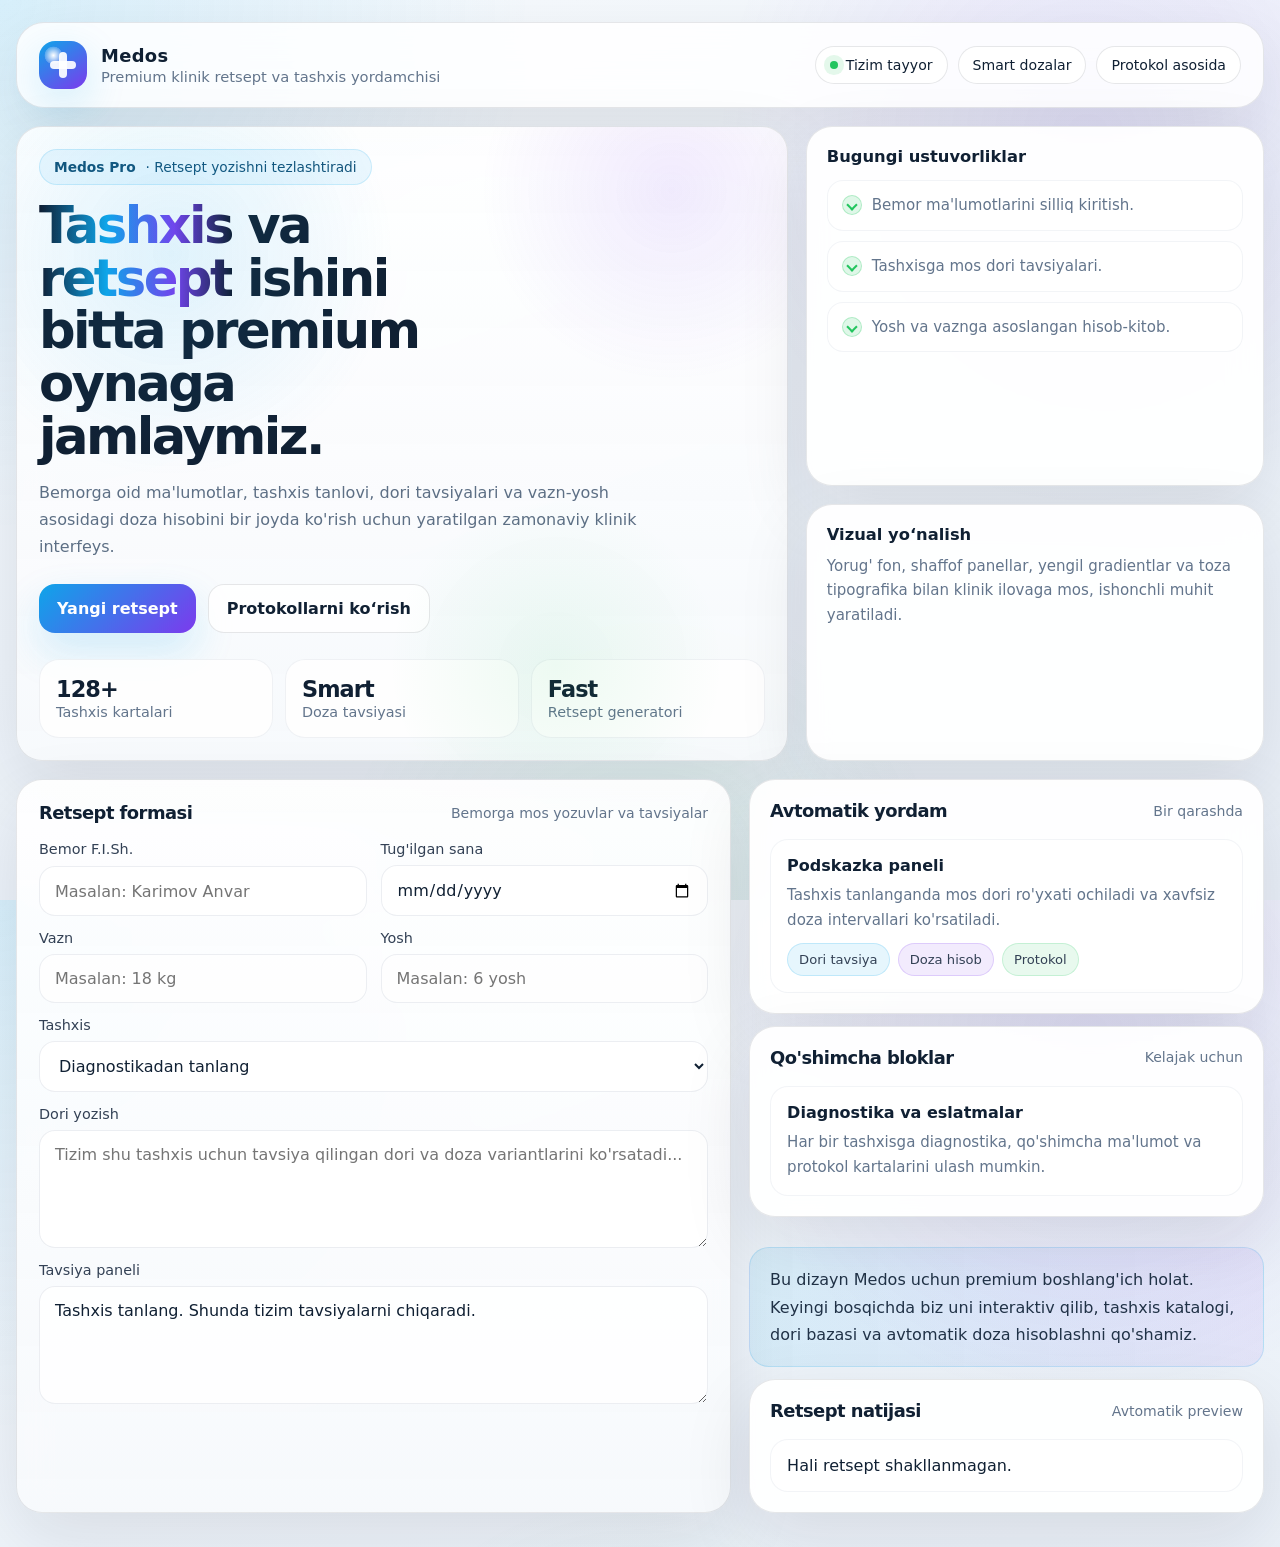
<file: index.html>
<!DOCTYPE html>
<html lang="uz">
<head>
  <meta charset="UTF-8" />
  <meta http-equiv="refresh" content="0; url=./medos.html" />
  <meta name="viewport" content="width=device-width, initial-scale=1.0" />
  <title>Medos</title>
</head>
<body>
  <p>Medos ochilmoqda...</p>
</body>
</html>
</file>
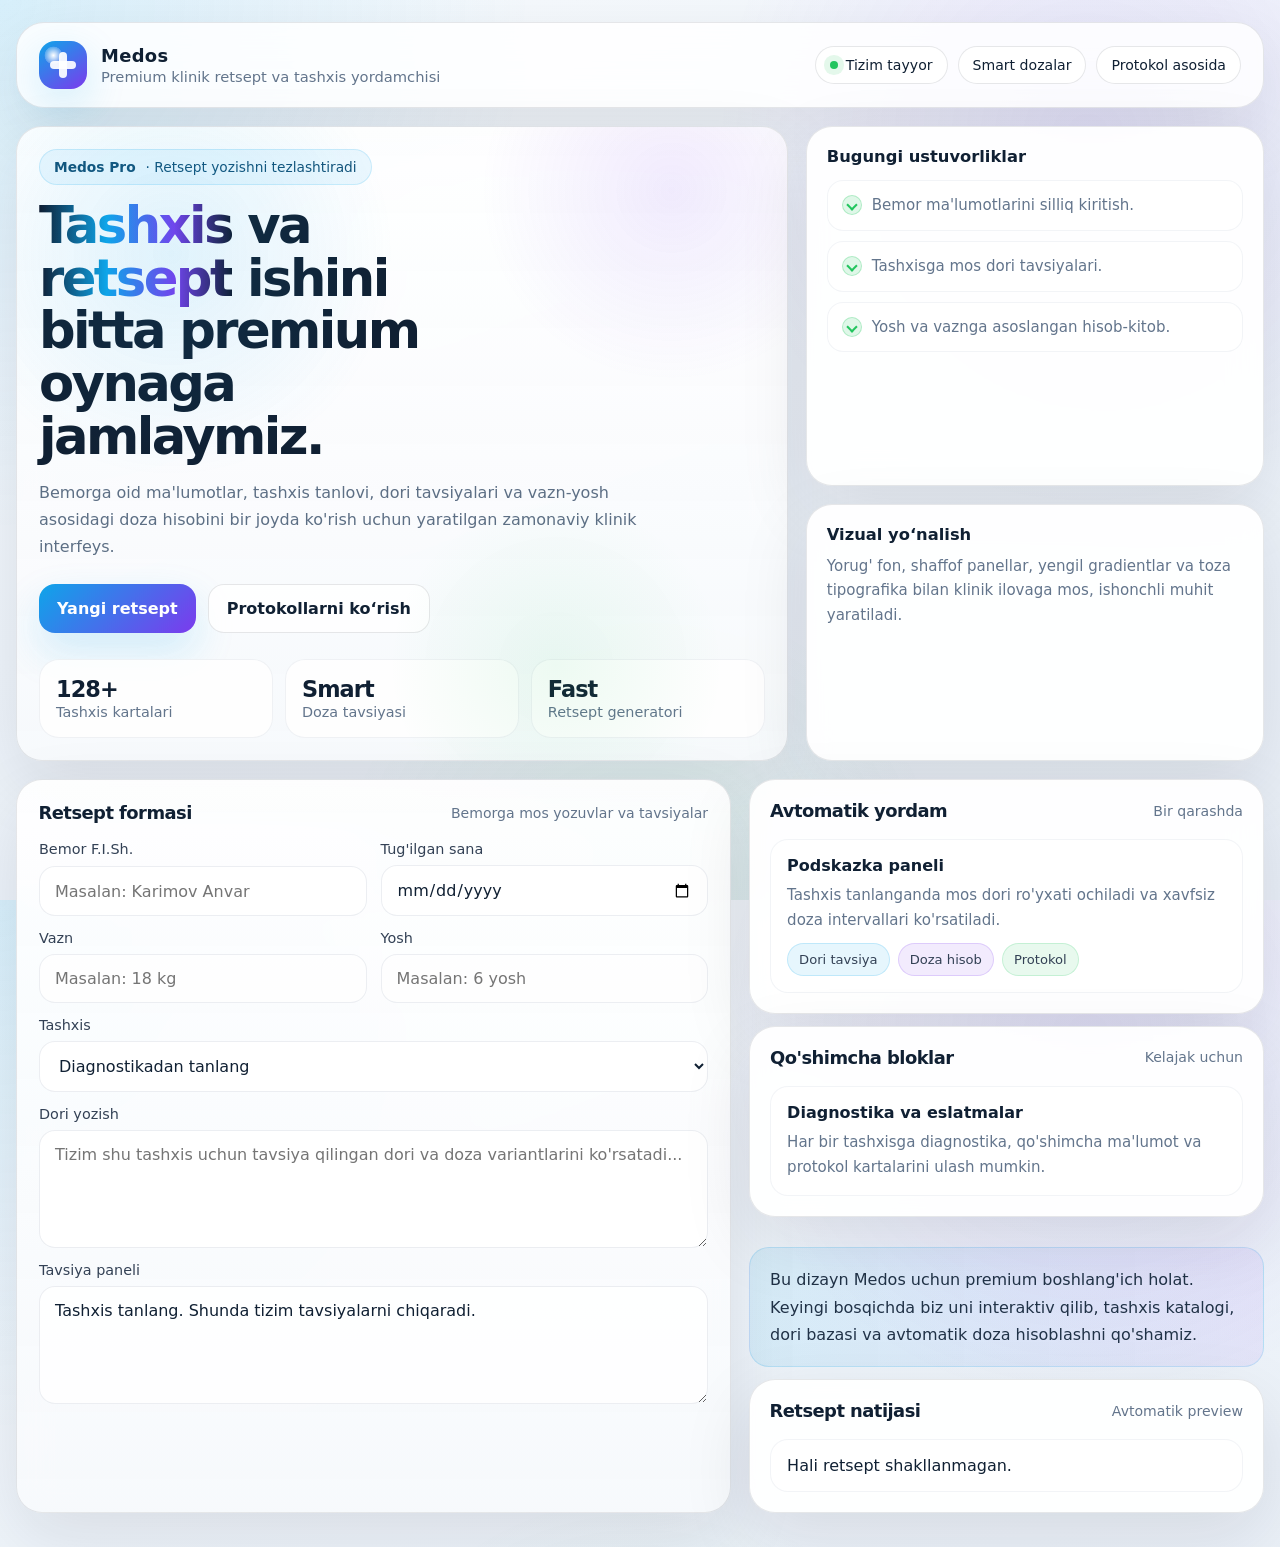
<file: medos.html>
<!DOCTYPE html>
<html lang="uz">
<head>
  <meta charset="UTF-8" />
  <meta name="viewport" content="width=device-width, initial-scale=1.0" />
  <title>Medos | Retsept Generator</title>
  <link rel="stylesheet" href="./medos.css" />
</head>
<body>
  <div class="grain"></div>
  <div class="wrap">
    <header class="topbar">
      <div class="brand">
        <div class="logo" aria-hidden="true"></div>
        <div>
          <h1>Medos</h1>
          <p>Premium klinik retsept va tashxis yordamchisi</p>
        </div>
      </div>
      <div class="top-actions">
        <div class="pill"><span class="dot"></span> Tizim tayyor</div>
        <div class="pill">Smart dozalar</div>
        <div class="pill">Protokol asosida</div>
      </div>
    </header>

    <section class="hero">
      <div class="panel hero-left">
        <div class="panel-inner">
          <div class="eyebrow"><strong>Medos Pro</strong> · Retsept yozishni tezlashtiradi</div>
          <h2><span>Tashxis</span> va <span>retsept</span> ishini bitta premium oynaga jamlaymiz.</h2>
          <p class="lead">
            Bemorga oid ma'lumotlar, tashxis tanlovi, dori tavsiyalari va vazn-yosh asosidagi doza hisobini
            bir joyda ko'rish uchun yaratilgan zamonaviy klinik interfeys.
          </p>

          <div class="cta-row">
            <button class="btn btn-primary" id="newPrescription" type="button">Yangi retsept</button>
            <button class="btn btn-ghost" type="button">Protokollarni ko‘rish</button>
          </div>

          <div class="stats">
            <div class="stat">
              <b>128+</b>
              <span>Tashxis kartalari</span>
            </div>
            <div class="stat">
              <b>Smart</b>
              <span>Doza tavsiyasi</span>
            </div>
            <div class="stat">
              <b>Fast</b>
              <span>Retsept generatori</span>
            </div>
          </div>
        </div>
      </div>

      <div class="hero-right">
        <div class="mini-card">
          <h3>Bugungi ustuvorliklar</h3>
          <ul class="checklist">
            <li><span class="check"></span><span>Bemor ma'lumotlarini silliq kiritish.</span></li>
            <li><span class="check"></span><span>Tashxisga mos dori tavsiyalari.</span></li>
            <li><span class="check"></span><span>Yosh va vaznga asoslangan hisob-kitob.</span></li>
          </ul>
        </div>
        <div class="mini-card">
          <h3>Vizual yo‘nalish</h3>
          <p>
            Yorug' fon, shaffof panellar, yengil gradientlar va toza tipografika bilan klinik
            ilovaga mos, ishonchli muhit yaratiladi.
          </p>
        </div>
      </div>
    </section>

    <section class="workspace">
      <div class="panel">
        <div class="panel-inner">
          <div class="section-title">
            <h3>Retsept formasi</h3>
            <span>Bemorga mos yozuvlar va tavsiyalar</span>
          </div>

          <div class="form-grid">
            <div class="field">
              <label for="patient">Bemor F.I.Sh.</label>
              <input id="patient" type="text" placeholder="Masalan: Karimov Anvar" />
            </div>
            <div class="field">
              <label for="birthdate">Tug'ilgan sana</label>
              <input id="birthdate" type="date" />
            </div>
            <div class="field">
              <label for="weight">Vazn</label>
              <input id="weight" type="text" placeholder="Masalan: 18 kg" />
            </div>
            <div class="field">
              <label for="age">Yosh</label>
              <input id="age" type="text" placeholder="Masalan: 6 yosh" />
            </div>
            <div class="field full">
              <label for="diagnosis">Tashxis</label>
              <select id="diagnosis">
                <option value="" selected>Diagnostikadan tanlang</option>
                <option>O'tkir respirator infeksiya</option>
                <option>Allergik rinit</option>
              </select>
            </div>
            <div class="field full">
              <label for="medicine">Dori yozish</label>
              <textarea id="medicine" placeholder="Tizim shu tashxis uchun tavsiya qilingan dori va doza variantlarini ko'rsatadi..."></textarea>
            </div>
            <div class="field full">
              <label for="recommendation">Tavsiya paneli</label>
              <textarea id="recommendation" readonly placeholder="Tashxis tanlang va tavsiyalar shu yerda chiqadi."></textarea>
            </div>
          </div>
        </div>
      </div>

      <div class="helpers">
        <div class="mini-card">
          <div class="section-title">
            <h3>Avtomatik yordam</h3>
            <span>Bir qarashda</span>
          </div>
          <div class="helper-card">
            <strong>Podskazka paneli</strong>
            <p>Tashxis tanlanganda mos dori ro'yxati ochiladi va xavfsiz doza intervallari ko'rsatiladi.</p>
            <div class="tag-row">
              <span class="tag brand">Dori tavsiya</span>
              <span class="tag accent">Doza hisob</span>
              <span class="tag good">Protokol</span>
            </div>
          </div>
        </div>

        <div class="mini-card">
          <div class="section-title">
            <h3>Qo'shimcha bloklar</h3>
            <span>Kelajak uchun</span>
          </div>
          <div class="helper-card">
            <strong>Diagnostika va eslatmalar</strong>
            <p>Har bir tashxisga diagnostika, qo'shimcha ma'lumot va protokol kartalarini ulash mumkin.</p>
          </div>
        </div>

        <div class="footer-note">
          Bu dizayn Medos uchun premium boshlang'ich holat. Keyingi bosqichda biz uni interaktiv
          qilib, tashxis katalogi, dori bazasi va avtomatik doza hisoblashni qo'shamiz.
        </div>

        <div class="mini-card">
          <div class="section-title">
            <h3>Retsept natijasi</h3>
            <span>Avtomatik preview</span>
          </div>
          <div class="helper-card">
            <pre id="prescriptionPreview" style="margin:0; white-space:pre-wrap; font:inherit; color:inherit;">Hali retsept shakllanmagan.</pre>
          </div>
        </div>
      </div>
    </section>
  </div>

  <script src="./medos-core.js"></script>
  <script src="./tashxislar.js"></script>
  <script src="./dorilar.js"></script>
  <script src="./retsept.js"></script>
  <script src="./sozlamalar.js"></script>
  <script>
    (function () {
      const state = window.Medos.state;
      const helpers = window.Medos.helpers;
      const diagnosisSelect = helpers.byId("diagnosis");
      const patientInput = helpers.byId("patient");
      const birthdateInput = helpers.byId("birthdate");
      const weightInput = helpers.byId("weight");
      const ageInput = helpers.byId("age");
      const medicineInput = helpers.byId("medicine");
      const recommendation = helpers.byId("recommendation");
      const preview = helpers.byId("prescriptionPreview");
      const newPrescriptionButton = helpers.byId("newPrescription");

      let lastSuggestedDrugId = null;

      function getAgeValue() {
        return ageInput.value.trim() || helpers.calculateAgeYears(birthdateInput.value);
      }

      function render() {
        const diagnosis = window.Medos.diagnoses.find((item) => item.name === diagnosisSelect.value);
        const drug = diagnosis ? window.Medos.drugs.find((item) => diagnosis.drugIds.includes(item.id)) : null;
        state.patient = patientInput.value.trim();
        state.diagnosisId = diagnosis ? diagnosis.id : null;
        state.selectedDrugs = drug ? [drug.id] : [];

        if (!diagnosis) {
          recommendation.value = "Tashxis tanlang. Shunda tizim tavsiyalarni chiqaradi.";
          preview.textContent = "Hali retsept shakllanmagan.";
          lastSuggestedDrugId = null;
          return;
        }

        const dose = helpers.calculateDose(drug, weightInput.value, getAgeValue());
        const doseBlock = dose.message
          ? dose.message
          : [
              `Kunlik doza: ${helpers.formatDoseRange(dose.minDailyDose, dose.maxDailyDose)}`,
              `Bir martalik doza: ${helpers.formatDoseRange(dose.singleDoseMin, dose.singleDoseMax)}`,
              `Qabul soni: kuniga ${dose.frequencyPerDay} mahal`,
              dose.warnings && dose.warnings.length ? `Ogohlantirish: ${dose.warnings.join(" ")}` : "Ogohlantirish: yo'q"
            ].join("\n");
        const drugBlock = drug
          ? `${drug.name} | ${drug.form} | ${drug.strength}\nDoza qoidasi: ${drug.doseRule}\nMaksimum: ${drug.maxDose}\nYosh cheklovi: ${drug.ageLimits}\nEslatma: ${drug.notes}`
          : "Ushbu tashxis uchun dori topilmadi.";

        recommendation.value = [
          `Tashxis: ${diagnosis.name}`,
          `Protokol: ${diagnosis.protocol}`,
          `Diagnostika: ${diagnosis.diagnostics}`,
          "",
          drugBlock,
          "",
          doseBlock
        ].join("\n");

        preview.textContent = window.Medos.prescription.build({
          patient: state.patient,
          diagnosis,
          drug,
          weight: weightInput.value,
          age: getAgeValue()
        });

        if (drug && lastSuggestedDrugId !== drug.id) {
          medicineInput.value = `${drug.name} tavsiya qilinadi.\n${drug.form}, ${drug.strength}`;
          lastSuggestedDrugId = drug.id;
        }
      }

      ["change", "input"].forEach((evt) => {
        diagnosisSelect.addEventListener(evt, render);
        patientInput.addEventListener(evt, render);
        birthdateInput.addEventListener(evt, render);
        weightInput.addEventListener(evt, render);
        ageInput.addEventListener(evt, render);
      });

      newPrescriptionButton.addEventListener("click", () => {
        patientInput.value = "";
        birthdateInput.value = "";
        weightInput.value = "";
        ageInput.value = "";
        diagnosisSelect.value = "";
        medicineInput.value = "";
        lastSuggestedDrugId = null;
        render();
        patientInput.focus();
      });

      render();
    }());
  </script>
</body>
</html>
</file>
<file: medos.css>
:root {
  --bg: #f4f8fc;
  --panel: rgba(255, 255, 255, 0.84);
  --panel-strong: rgba(255, 255, 255, 0.95);
  --line: rgba(15, 23, 42, 0.10);
  --text: #102033;
  --muted: #63758c;
  --brand: #0ea5e9;
  --accent: #7c3aed;
  --good: #22c55e;
  --shadow: 0 24px 70px rgba(15, 23, 42, 0.10);
  --radius: 26px;
  --font: Inter, ui-sans-serif, system-ui, -apple-system, BlinkMacSystemFont, "Segoe UI", sans-serif;
}

* { box-sizing: border-box; }
html, body { height: 100%; }
body {
  margin: 0;
  font-family: var(--font);
  color: var(--text);
  background:
    radial-gradient(circle at top left, rgba(14, 165, 233, 0.14), transparent 34%),
    radial-gradient(circle at 85% 15%, rgba(124, 58, 237, 0.10), transparent 28%),
    radial-gradient(circle at bottom, rgba(34, 197, 94, 0.08), transparent 28%),
    linear-gradient(160deg, #f8fbfe 0%, #eef4fa 48%, #e8eef6 100%);
  overflow-x: hidden;
}

.grain {
  pointer-events: none;
  position: fixed;
  inset: 0;
  opacity: 0.035;
  background-image:
    linear-gradient(rgba(15,23,42,0.08) 1px, transparent 1px),
    linear-gradient(90deg, rgba(15,23,42,0.08) 1px, transparent 1px);
  background-size: 72px 72px;
  mask-image: radial-gradient(circle at center, black 56%, transparent 100%);
}

.wrap {
  width: min(1440px, calc(100% - 32px));
  margin: 0 auto;
  padding: 22px 0 34px;
  position: relative;
  z-index: 1;
}

.topbar, .panel, .mini-card {
  border: 1px solid var(--line);
  background: var(--panel);
  backdrop-filter: blur(16px);
  box-shadow: var(--shadow);
}

.topbar {
  display: flex;
  align-items: center;
  justify-content: space-between;
  gap: 16px;
  padding: 18px 22px;
  border-radius: 28px;
}

.brand { display: flex; align-items: center; gap: 14px; }

.logo {
  width: 48px;
  height: 48px;
  border-radius: 16px;
  background:
    radial-gradient(circle at 30% 30%, #fff, rgba(255,255,255,0.22) 18%, transparent 19%),
    linear-gradient(145deg, var(--brand), var(--accent));
  box-shadow: 0 14px 40px rgba(14, 165, 233, 0.18);
  position: relative;
}

.logo::before,
.logo::after {
  content: "";
  position: absolute;
  inset: 11px 20px;
  border-radius: 999px;
  background: rgba(255,255,255,0.92);
}
.logo::after { inset: 20px 11px; }

.brand h1 { margin: 0; font-size: 1.12rem; letter-spacing: 0.02em; }
.brand p { margin: 2px 0 0; color: var(--muted); font-size: 0.92rem; }

.top-actions { display: flex; align-items: center; gap: 10px; flex-wrap: wrap; }

.pill {
  display: inline-flex;
  align-items: center;
  gap: 8px;
  padding: 10px 14px;
  border-radius: 999px;
  border: 1px solid var(--line);
  background: rgba(255,255,255,0.82);
  color: var(--text);
  font-size: 0.88rem;
  white-space: nowrap;
}

.dot {
  width: 8px;
  height: 8px;
  border-radius: 50%;
  background: var(--good);
  box-shadow: 0 0 0 6px rgba(34, 197, 94, 0.12);
}

.hero {
  display: grid;
  grid-template-columns: 1.6fr 0.95fr;
  gap: 18px;
  margin-top: 18px;
}

.panel {
  border-radius: var(--radius);
  background: linear-gradient(180deg, rgba(255, 255, 255, 0.92), rgba(248, 250, 252, 0.88));
  overflow: hidden;
}

.panel-inner { padding: 22px; }

.hero-left {
  min-height: 390px;
  position: relative;
}

.hero-left::before {
  content: "";
  position: absolute;
  inset: 0;
  background:
    radial-gradient(circle at 20% 20%, rgba(14, 165, 233, 0.12), transparent 28%),
    radial-gradient(circle at 85% 10%, rgba(124, 58, 237, 0.10), transparent 22%),
    radial-gradient(circle at 70% 85%, rgba(34, 197, 94, 0.08), transparent 22%);
  pointer-events: none;
}

.eyebrow {
  display: inline-flex;
  align-items: center;
  gap: 10px;
  padding: 9px 14px;
  border-radius: 999px;
  background: rgba(14, 165, 233, 0.08);
  border: 1px solid rgba(14, 165, 233, 0.16);
  color: #12537a;
  font-size: 0.86rem;
  margin-bottom: 14px;
}

.hero h2 {
  font-size: clamp(2rem, 4vw, 3.7rem);
  line-height: 1.03;
  margin: 0;
  letter-spacing: -0.05em;
  max-width: 12ch;
}

.hero h2 span {
  background: linear-gradient(90deg, #0f172a, #0ea5e9 35%, #7c3aed 70%, #0f172a);
  -webkit-background-clip: text;
  background-clip: text;
  color: transparent;
}

.hero p.lead {
  margin: 16px 0 0;
  max-width: 62ch;
  color: #5d6f85;
  font-size: 1rem;
  line-height: 1.7;
}

.cta-row {
  display: flex;
  gap: 12px;
  flex-wrap: wrap;
  margin-top: 24px;
}

.btn {
  border: 0;
  border-radius: 16px;
  padding: 14px 18px;
  font: inherit;
  font-weight: 600;
  cursor: pointer;
  transition: transform 180ms ease, box-shadow 180ms ease, background 180ms ease;
}
.btn:hover { transform: translateY(-1px); }

.btn-primary {
  color: #fff;
  background: linear-gradient(135deg, #0ea5e9, #7c3aed);
  box-shadow: 0 18px 40px rgba(14, 165, 233, 0.18);
}

.btn-ghost {
  color: var(--text);
  background: rgba(255,255,255,0.82);
  border: 1px solid var(--line);
}

.stats {
  margin-top: 26px;
  display: grid;
  grid-template-columns: repeat(3, minmax(0, 1fr));
  gap: 12px;
}

.stat {
  padding: 16px;
  border-radius: 20px;
  background: rgba(255,255,255,0.82);
  border: 1px solid rgba(148, 163, 184, 0.14);
}

.stat b { display: block; font-size: 1.4rem; letter-spacing: -0.04em; }
.stat span { color: var(--muted); font-size: 0.9rem; }

.hero-right { display: grid; gap: 18px; }

.mini-card {
  padding: 20px;
  border-radius: var(--radius);
  background: var(--panel-strong);
}

.mini-card h3 { margin: 0 0 10px; font-size: 1.02rem; }
.mini-card p, .mini-card li {
  color: var(--muted);
  line-height: 1.65;
  margin: 0;
  font-size: 0.94rem;
}

.checklist {
  list-style: none;
  margin: 14px 0 0;
  padding: 0;
  display: grid;
  gap: 10px;
}

.checklist li {
  display: flex;
  gap: 10px;
  align-items: flex-start;
  padding: 12px 14px;
  background: rgba(255,255,255,0.78);
  border: 1px solid rgba(148, 163, 184, 0.12);
  border-radius: 16px;
}

.check {
  width: 20px;
  height: 20px;
  border-radius: 999px;
  background: rgba(34, 197, 94, 0.14);
  border: 1px solid rgba(34, 197, 94, 0.25);
  flex: 0 0 auto;
  position: relative;
  margin-top: 2px;
}
.check::before {
  content: "";
  position: absolute;
  inset: 5px;
  border-right: 2px solid var(--good);
  border-bottom: 2px solid var(--good);
  transform: rotate(45deg);
}

.workspace {
  margin-top: 18px;
  display: grid;
  grid-template-columns: 1.25fr 0.9fr;
  gap: 18px;
}

.section-title {
  display: flex;
  align-items: center;
  justify-content: space-between;
  gap: 12px;
  margin-bottom: 18px;
}

.section-title h3 { margin: 0; font-size: 1.12rem; letter-spacing: -0.03em; }
.section-title span { color: var(--muted); font-size: 0.88rem; }

.form-grid {
  display: grid;
  grid-template-columns: repeat(2, minmax(0, 1fr));
  gap: 14px;
}

.field { display: grid; gap: 8px; }
.field.full { grid-column: 1 / -1; }

label { font-size: 0.9rem; color: #334155; }

input, select, textarea {
  width: 100%;
  border: 1px solid rgba(148, 163, 184, 0.18);
  background: rgba(255, 255, 255, 0.88);
  color: var(--text);
  border-radius: 16px;
  padding: 14px 15px;
  outline: none;
  font: inherit;
  transition: border-color 160ms ease, box-shadow 160ms ease, transform 160ms ease;
}

textarea { min-height: 118px; resize: vertical; }

input:focus, select:focus, textarea:focus {
  border-color: rgba(14, 165, 233, 0.45);
  box-shadow: 0 0 0 4px rgba(14, 165, 233, 0.10);
}

.helpers {
  display: grid;
  gap: 12px;
}

.helper-card {
  padding: 16px;
  border-radius: 18px;
  background: rgba(255,255,255,0.80);
  border: 1px solid rgba(148, 163, 184, 0.12);
}

.helper-card strong { display: block; margin-bottom: 8px; }

.tag-row {
  display: flex;
  gap: 8px;
  flex-wrap: wrap;
  margin-top: 10px;
}

.tag {
  padding: 8px 11px;
  border-radius: 999px;
  font-size: 0.82rem;
  border: 1px solid rgba(148, 163, 184, 0.16);
  background: rgba(255,255,255,0.88);
  color: #334155;
}
.tag.brand { background: rgba(14, 165, 233, 0.10); border-color: rgba(14, 165, 233, 0.18); }
.tag.accent { background: rgba(124, 58, 237, 0.10); border-color: rgba(124, 58, 237, 0.18); }
.tag.good { background: rgba(34, 197, 94, 0.10); border-color: rgba(34, 197, 94, 0.18); }

.footer-note {
  margin-top: 18px;
  padding: 18px 20px;
  border-radius: 20px;
  background: linear-gradient(90deg, rgba(14, 165, 233, 0.10), rgba(124, 58, 237, 0.08));
  border: 1px solid rgba(14, 165, 233, 0.16);
  color: #203247;
  line-height: 1.7;
}

@media (max-width: 1100px) {
  .hero, .workspace { grid-template-columns: 1fr; }
}

@media (max-width: 720px) {
  .wrap { width: min(100% - 18px, 1440px); padding-top: 10px; }
  .topbar, .panel-inner, .mini-card { border-radius: 22px; }
  .topbar { padding: 16px; }
  .hero h2 { max-width: 100%; }
  .stats, .form-grid { grid-template-columns: 1fr; }
  .section-title { align-items: flex-start; flex-direction: column; }
  .top-actions { width: 100%; }
  .pill { width: 100%; justify-content: center; }
  .btn { width: 100%; }
}
</file>
